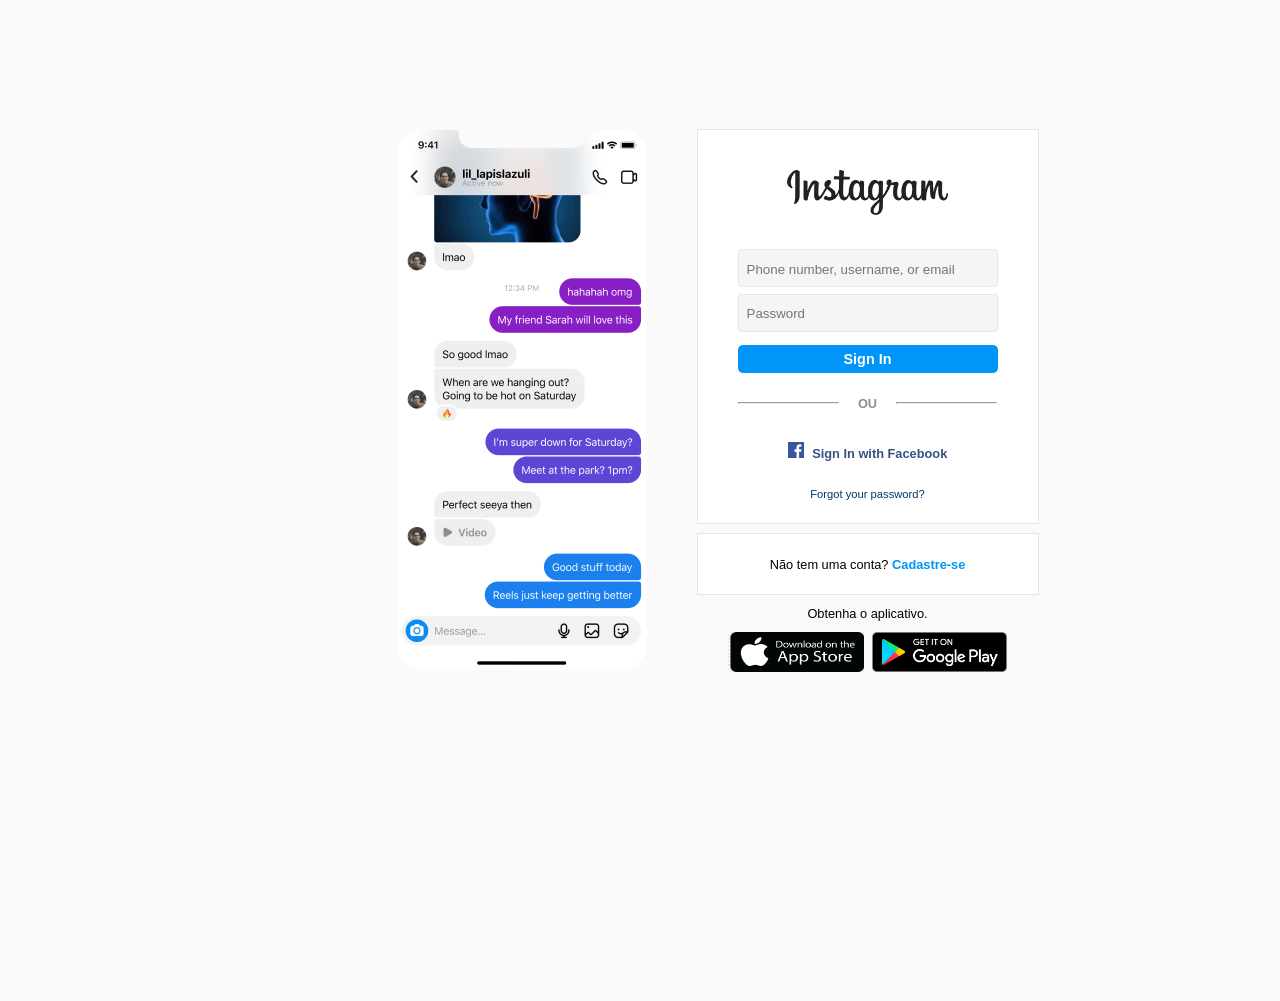
<file: Instagram/login_page.html>
<!DOCTYPE html>
<html lang="en">
<head>
    <meta charset="UTF-8">
    <meta http-equiv="X-UA-Compatible" content="IE=edge">
    <meta name="viewport" content="width=device-width, initial-scale=1.0">
    <title>Instagram</title>

    <link rel="stylesheet" href="style.css">
    <link rel="icon" href="imgs/icon.png">
</head>

<body>

	<!--#DIV-Main-->
    <div class="mainDIV">

		<!--#Left-->
        <div class="leftDIV">
            <img class="phone_scr" src="imgs/phone_screen.png" 
            style=" position: relative; 
                    top: 28px; 
                    left: 155px;">
        </div><!--#end-left-->
        
		<!--#Right-->
        <div><!--#One-->
            <div class="rightDIV_container">
                <img src="imgs/logo.png" 
					style=" padding: 0 3.1rem; 
                            margin-bottom: 2.1rem;">

                <input type="text" placeholder="Phone number, username, or email">
                <input type="password" placeholder="Password">

                <button class="singin" type="button">Sign In</button>

                <div style="display: flex; align-items: center; margin: 0.6rem 0 1.1rem">
                    <hr>
                    <p class="ou">OU</p>
                    <hr>
                </div>

                <div class="divFacebbok">
                    <button type="button" style="border: none; background-color: #ffffff; cursor: pointer; width: 100%">
                        <img src="imgs/fb_logo.png" 
                        style="background-repeat: no-repeat; height: 16px; width: 16px; margin-right: 0.3rem;">
                        <span style="font-weight: 650; color: #385185; font-size: 0.8rem">Sign In with Facebook</span>
                    </button>
                </div>

                <a href="" class="forgot_pass">Forgot your password?</a>
            </div><!--#end-one-->

            <!--#Two-->
            <div class="rightDIV_container" style="margin-bottom: 0.6rem ;padding: 0.6rem 2.5rem;">
                <div>
                    <p style="font-size: 0.8rem; text-align: center;">Não tem uma conta? <a href="" style="color: #0095F6; text-decoration: none; font-weight: 600">Cadastre-se</a></p>
                </div>
            </div><!--#end-two-->

            <div>
                <p style="text-align: center; font-size: 0.8rem; line-height: 18px; margin: 0.6rem 1.2rem;">Obtenha o aplicativo.</p>
                <div style="margin: 0 0.6rem; justify-content: center; display: flex;">
                    <img src="imgs/appstore.png" style="width: 136px; height: 40px; margin-right: 0.5rem;"></i>
                    <img src="imgs/googleplay.png" style="width: 134.28px; height: 40px;"></img>
                </div>
            </div>
        </div><!--#end-right-->
    </div><!--#end-div-main-->

</body>
</html>
</file>
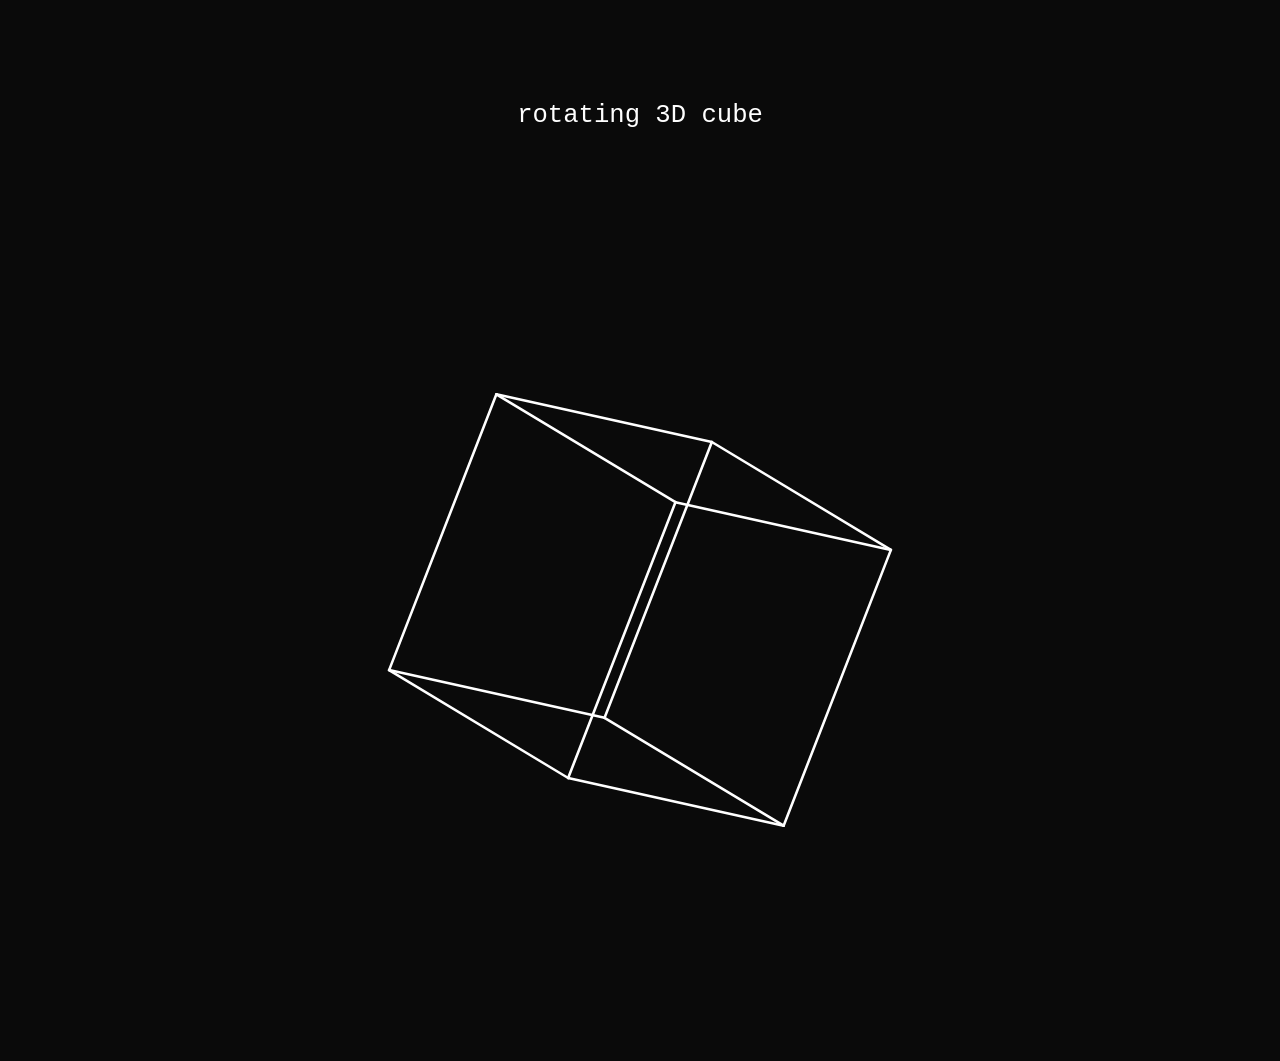
<file: JavaScript Spinning Cube/cube.html>
<!DOCTYPE html>
<html lang="en">
<head>
    <meta charset="UTF-8">
    <meta http-equiv="X-UA-Compatible" content="IE=edge">
    <meta name="viewport" content="width=device-width, initial-scale=1.0">
    <title>Cube</title>

    <link rel="icon" href="https://upload.wikimedia.org/wikipedia/commons/thumb/9/99/Unofficial_JavaScript_logo_2.svg/1200px-Unofficial_JavaScript_logo_2.svg.png">

    <style>
        .colorpicker{
            background-color: #0a0a0a;
            background-color: #ffffff;
        }

        .align{
            justify-content: center;
            display: flex;
            align-items: center;
            flex-direction: column;
        }

        .text{
            padding: 0.3rem;
            margin-top: 6rem;
            font-family: monospace;
            font-size: 1.6rem;
            text-align: center;
            border-radius: 0.2rem;
            color: white;
        }

        .text:hover{
            background-color: #f3f3f3;
            color: #0a0a0a;
        }

        body {
            margin: 0;
            background-color: #0a0a0a;
        }
        
        canvas {
            display: block;
            margin-top: 0%;
            margin-bottom: 0%;
        }
    </style>
</head>
<body>
    <div class="align">
        <p class="text">rotating 3D cube</p>
    </div>

    <script>
        // constants
        const COLOR_BR = "#0a0a0a";
        const COLOR_CUBE = "#ffffff";
        const SPEED_X = 0.00; //rps
        const SPEED_Y = 0.10; //rps
        const SPEED_Z = 0.05; //rps
        const POINT3D = function(x,y,z) { this.x = x; this.y = y; this.z = z; };
        
        // set up the canvas and context
        var canvas = document.createElement("canvas");
        document.body.appendChild(canvas);
        var ctx = canvas.getContext("2d");

        // dimensions
        var h = document.documentElement.clientHeight;
        var w = document.documentElement.clientWidth;
        canvas.height = h;
        canvas.width = w;

        // colors and lines
        ctx.fillStyle = COLOR_BR;
        ctx.strokeStyle = COLOR_CUBE;
        ctx.lineWidth = w/500;
        ctx.lineCap = "round";

        // cube parameters
        var cx = w/2;
        var cy = h/2;
        var cz = 0;
        var size = h/6;
        var vertices = [
            new POINT3D(cx - size, cy - size, cz - size),
            new POINT3D(cx + size, cy - size, cz - size),
            new POINT3D(cx + size, cy + size, cz - size),
            new POINT3D(cx - size, cy + size, cz - size),
            new POINT3D(cx - size, cy - size, cz + size),
            new POINT3D(cx + size, cy - size, cz + size),
            new POINT3D(cx + size, cy + size, cz + size),
            new POINT3D(cx - size, cy + size, cz + size)
        ];

        var edges = [
            [0,1], [1,2], [2,3], [3,0], // back face
            [4,5], [5,6], [6,7], [7,4], // front face
            [0,4], [1,5], [2,6], [3,7], // conncecting sides
        ]

        // set up the animation loop
        var timeDelta, timeLast = 0;
        requestAnimationFrame(loop);

        // function
        function loop(timeNow) {
            // calculate the time difference
            timeDelta = timeNow - timeLast;
            timeLast = timeNow;
            
            // background
            ctx.fillRect(0, 0, w, h);

            // rotate the cube along the z axis
            let angle = timeDelta * 0.001 * SPEED_Z * Math.PI * 2;
            for (let v of vertices) {
                let dx = v.x - cx;
                let dy = v.y - cy;
                let x = dx * Math.cos(angle) - dy * Math.sin(angle);
                let y = dx * Math.sin(angle) + dy * Math.cos(angle);
                v.x = x + cx;
                v.y = y + cy;
            }

            // rotate the cube along the x axis
            angle = timeDelta * 0.001 * SPEED_X * Math.PI * 2;
            for (let v of vertices) {
                let dy = v.y - cy;
                let dz = v.z - cz;
                let y = dy * Math.cos(angle) - dz * Math.sin(angle);
                let z = dy * Math.sin(angle) + dz * Math.cos(angle);
                v.y = y + cy;
                v.z = z + cz;
            }

            // rotate the cube along the y axis
            angle = timeDelta * 0.001 * SPEED_Y * Math.PI * 2;
            for (let v of vertices) {
                let dx = v.x - cx;
                let dz = v.z - cz;
                let x = dz * Math.sin(angle) + dx * Math.cos(angle);
                let z = dz * Math.cos(angle) - dx * Math.sin(angle);
                v.x = x + cx;
                v.z = z + cz;
            }

            // draw each edge
            for (let edge of edges) {
                ctx.beginPath();
                ctx.moveTo(vertices[edge[0]].x, vertices[edge[0]].y);
                ctx.lineTo(vertices[edge[1]].x, vertices[edge[1]].y);
                ctx.stroke();
            }

            // call the nest frame
            requestAnimationFrame(loop);
        }
    </script>

</body>
</html>
</file>
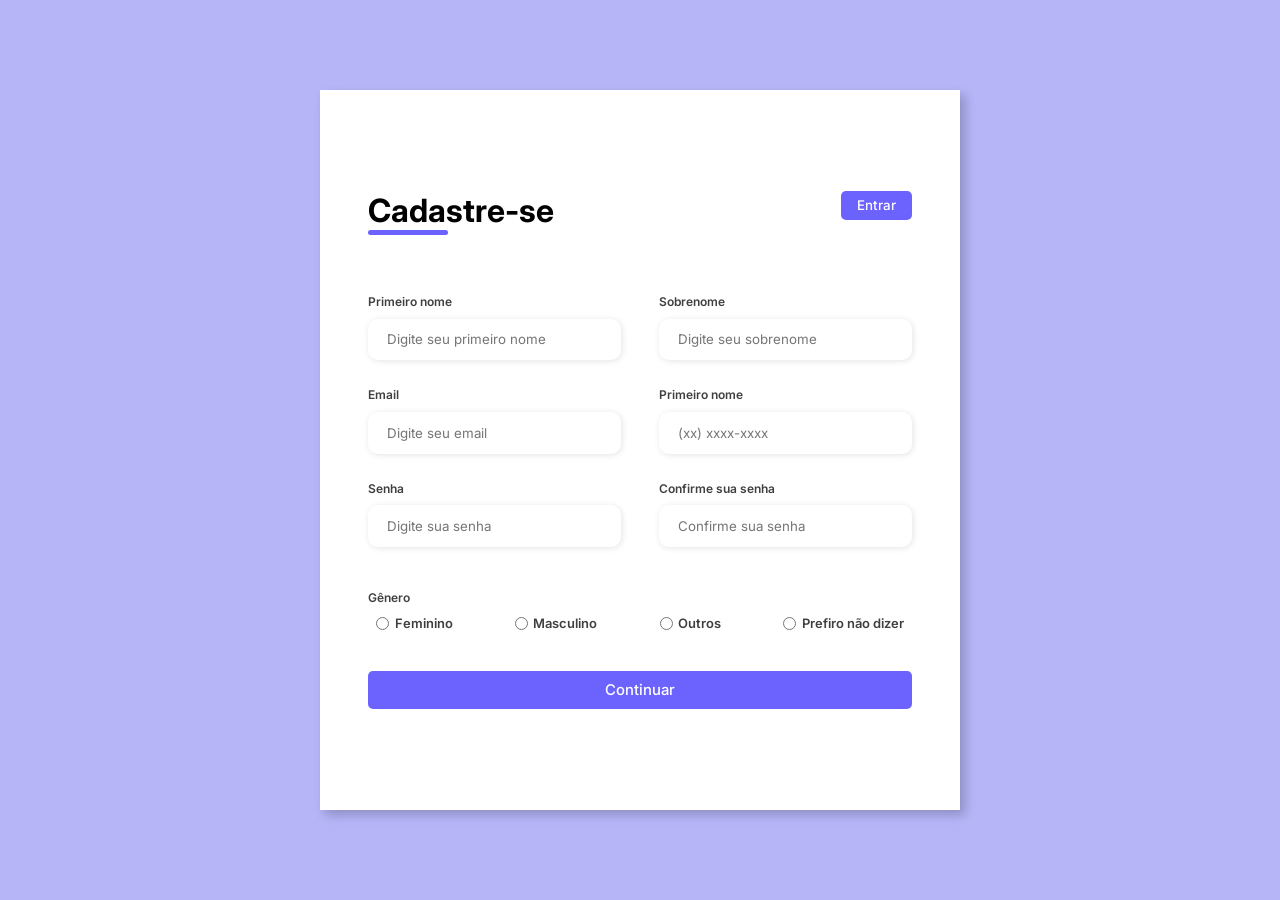
<file: Front-end Lab/Login Dynamic/dynamic_form.html>
<!DOCTYPE html>
<html lang="pt-br">
<head>
    <meta charset="UTF-8">
    <meta http-equiv="X-UA-Compatible" content="IE=edge">
    <meta name="viewport" content="width=device-width, initial-scale=1.0">
    <title>Form</title>

    <link rel="stylesheet" href="style.css">
</head>
<body>
    <div class="container">
        <div class="form-image">
            <img src="imgs/undraw_shopping_re_3wst.svg" alt="">
        </div>

        <div class="form">
            <form acion="#">
                <div class="form-header">
                    <div class="tittle">
                        <h1>Cadastre-se</h1>
                    </div>

                    <div class="login-button">
                        <button><a href="#">Entrar</a></button>
                    </div>
                </div>

                <div class="input-group">
                    <div class="input-box">
                        <label for="firstname">Primeiro nome</label>
                        <input type="text" id="firstname" name="firstname" placeholder="Digite seu primeiro nome" required>
                    </div>

                    <div class="input-box">
                        <label for="lastname">Sobrenome</label>
                        <input type="text" id="lastname" name="lastname" placeholder="Digite seu sobrenome" required>
                    </div>

                    <div class="input-box">
                        <label for="email">Email</label>
                        <input type="email" id="email" name="email" placeholder="Digite seu email" required>
                    </div>

                    <div class="input-box">
                        <label for="cel">Primeiro nome</label>
                        <input type="tel" id="cel" name="cel" placeholder="(xx) xxxx-xxxx" required>
                    </div>

                    <div class="input-box">
                        <label for="senha">Senha</label>
                        <input type="password" id="senha" name="senha" placeholder="Digite sua senha" required>
                    </div>

                    <div class="input-box">
                        <label for="Confirmpassword">Confirme sua senha</label>
                        <input type="password" id="Confirmpassword" name="Confirmpassword" placeholder="Confirme sua senha" required>
                    </div>
                </div>

                <div class="gender-inputs">
                    <div class="gender-title">
                        <h6>Gênero</h6>
                    </div>

                    <div class="gender-group">
                        <div class="gender-input">
                            <input type="radio" id="female" name="gender">
                            <label for="female">Feminino</label>
                        </div>

                        <div class="gender-input">
                            <input type="radio" id="male" name="gender">
                            <label for="male">Masculino</label>
                        </div>

                        <div class="gender-input">
                            <input type="radio" id="others" name="gender">
                            <label for="others">Outros</label>
                        </div>

                        <div class="gender-input">
                            <input type="radio" id="none" name="gender">
                            <label for="none">Prefiro não dizer</label>
                        </div>
                    </div>
                </div>

                <div class="continue-button">
                    <button><a href="#">Continuar</a></button>
                </div>
            </form>
        </div>
    </div>
</body>
</html>
</file>
<file: Instagram/style.css>
body, input, button{
    font-family: -apple-system,BlinkMacSystemFont,"Segoe UI",Roboto,Helvetica,Arial,sans-serif;
}

body{
    background-color: #fafafa; 
    height: 100vh; 
    margin: 0px; 
    margin-top: 11.2vh
}

input{
    background-color: #f5f5f5;
    border-radius: 3px;
    border-color: #e6e6e6;
    border-style: solid;
    border-width: 1px;

    height: 20px;
    padding: 0.56rem 0 0.43rem 0.5rem;
    margin-bottom: 0.43rem;
}

hr{
    width: 50%;
}

.mainDIV{
    display: flex;
    flex-direction: row;
    flex-wrap: nowrap;
    align-content: center;
    justify-content: center;
    align-items: center;
}

.leftDIV{
    background-image:url(https://www.instagram.com/static/images/homepage/phones/home-phones.png/1dc085cdb87d.png); 
    background-repeat: no-repeat;

    height: 590px; 
    width: 455px; 
}

.rightDIV_container{
    background-color: #ffffff;

    border-style: solid; 
    border-width: 1px; 
    border-color: #e6e6e6;

    display: flex;
    flex-direction: column;
    flex-wrap: nowrap;
    align-content: center;
    align-items: stretch;
    justify-content: center;

    width: 260px;
    padding: 2.5rem 2.5rem 1.3rem;
    margin: 0.6rem 0
}

.singin{
    background-color: #0095F6;
    border: none;
    color: white;
    border-radius: 5px;
    font-size: 0.9rem;
    font-weight: 600;
    cursor: pointer;
    text-decoration: none;
    text-align: center;

    display: inline-block;
    margin-top: 7px;
    padding: 0.37rem 0.56rem; 
}

.ou{
    font-size: 0.8rem;
    font-weight: 600;
    color: #8E8E8E;
    padding: 0 1.2rem;
}

.divFacebook{
    align-items: stretch; 
    justify-content: flex-start; 
    flex-direction: column; 
    align-content: stretch; 
    display: flex; 
    margin: 0.5rem 2.5rem;
}

.forgot_pass{
    text-align: center; 
    text-decoration: none; 
    font-size: 0.7rem; 
    line-height: 16px; 
    color: #00376B; 
    margin-top: 1.5rem;
}
</file>
<file: Front-end Lab/Login Dynamic/style.css>
@import url('https://fonts.googleapis.com/css2?family=Inter:wght@100;200;300;400;500;600display=swap');

*{
    padding: 0;
    margin: 0;
    box-sizing: border-box;
    font-family: "Inter", sans-serif;
}

body{
    width: 100%;
    height: 100vh;
    display: flex;
    justify-content: center;
    align-items: center;
    background: #0c0ce94d;
}

.container{
    width: 80%;
    height: 80vh;
    display: flex;
    box-shadow: 5px 5px 10px rgba(0, 0, 0, .212);
}

.form-image{
    width: 50%;
    display: flex;
    justify-content: center;
    align-items: center;
    background-color:  #fde3a7d7;
    padding: 1rem;
}

.form-image img{
    width: 31rem;
}

.form{
    width: 50%;
    display: flex;
    justify-content: center;
    align-items: center;
    flex-direction: column;
    background-color: #fff;
    padding: 3rem;
}

.form-header{
    margin-bottom: 3rem;
    display: flex;
    justify-content: space-between;
}

.login{
    display: flex;
    align-items: center;
}

.login-button button {
    border: none;
    background-color: #6c63ff;
    padding: 0.4rem 1rem;
    border-radius: 5px;
    cursor: pointer;
}

.login-button button:hover{
    background-color: #6b63fff1;
}

.login-button button a{
    text-decoration: none;
    font-weight: 500;
    color: #fff;
}

.form-header h1::after{
    content: '';
    display: block;
    width: 5rem;
    height: 0.3rem;
    background-color: #6c63ff;
    margin: 0 auto;
    position: absolute;
    border-radius: 10px;
}

.input-group{
    display: flex;
    flex-wrap: wrap;
    justify-content: space-between;
    padding: 1rem 0;
}

.input-box{
    display: flex;
    flex-direction: column;
    margin-bottom: 1.1rem;
}

.input-box input{
    margin: 0.6rem 0;
    padding: 0.8rem 1.2rem;
    border: none;
    border-radius: 10px;
    box-shadow: 1px 1px 6px #0000001c;
}

.input-box input:hover{
    background-color: #eeeeee75;
}

.input-box input:focus-visible{
    outline: 1px solid #6c63ff;
}

.input-box label,
.gender-title h6{
    font-size: 0.75rem;
    font-weight: 600;
    color: #000000c0;
}

.input-box input:placeholder{
    color: #000000be;
}

.gender-group{
    display: flex;
    justify-content: space-between;
    margin-top: 0.62rem;
    padding: 0 0.5rem;
}

.gender-input{
    display: flex;
    align-items: center;
}

.gender-input input{
    margin-right: 0.35rem;
}

.gender-input label{
    font-size: 0.81rem;
    font-weight: 600;
    color: #000000c0; 
}

.continue-button button{
    width: 100%;
    margin-top: 2.5rem;
    border: none;
    background-color: #6c63ff;
    padding: 0.62rem;
    border-radius: 5px;
    cursor: pointer
}

.continue-button button:hover{
    background-color: #6b63fff1;
}

.continue-button button a{
    text-decoration: none;
    font-size: 0.93rem;
    font-weight: 500;
    color: #fff;
}

@media screen and (max-width: 1330px){
    .form-image{
        display: none;
    }
    
    .container{
        width: 50%;
    }

    .form{
        width: 100%;
    }
}

@media screen and (max-width: 1064px){
    .container{
        width: 90%;
        height: auto;
    }

    .input-group{
        flex-direction: column;
        overflow-y: scroll;
        flex-wrap: nowrap;
        max-height: 10rem;
        padding-right: 5rem;
    }

    .gender-input{
        margin-top: 2rem;
    }

    .gender-group{
        flex-direction: column;
    }

    .gender-input{
        margin-top: 0.5rem;
    }
}
</file>
